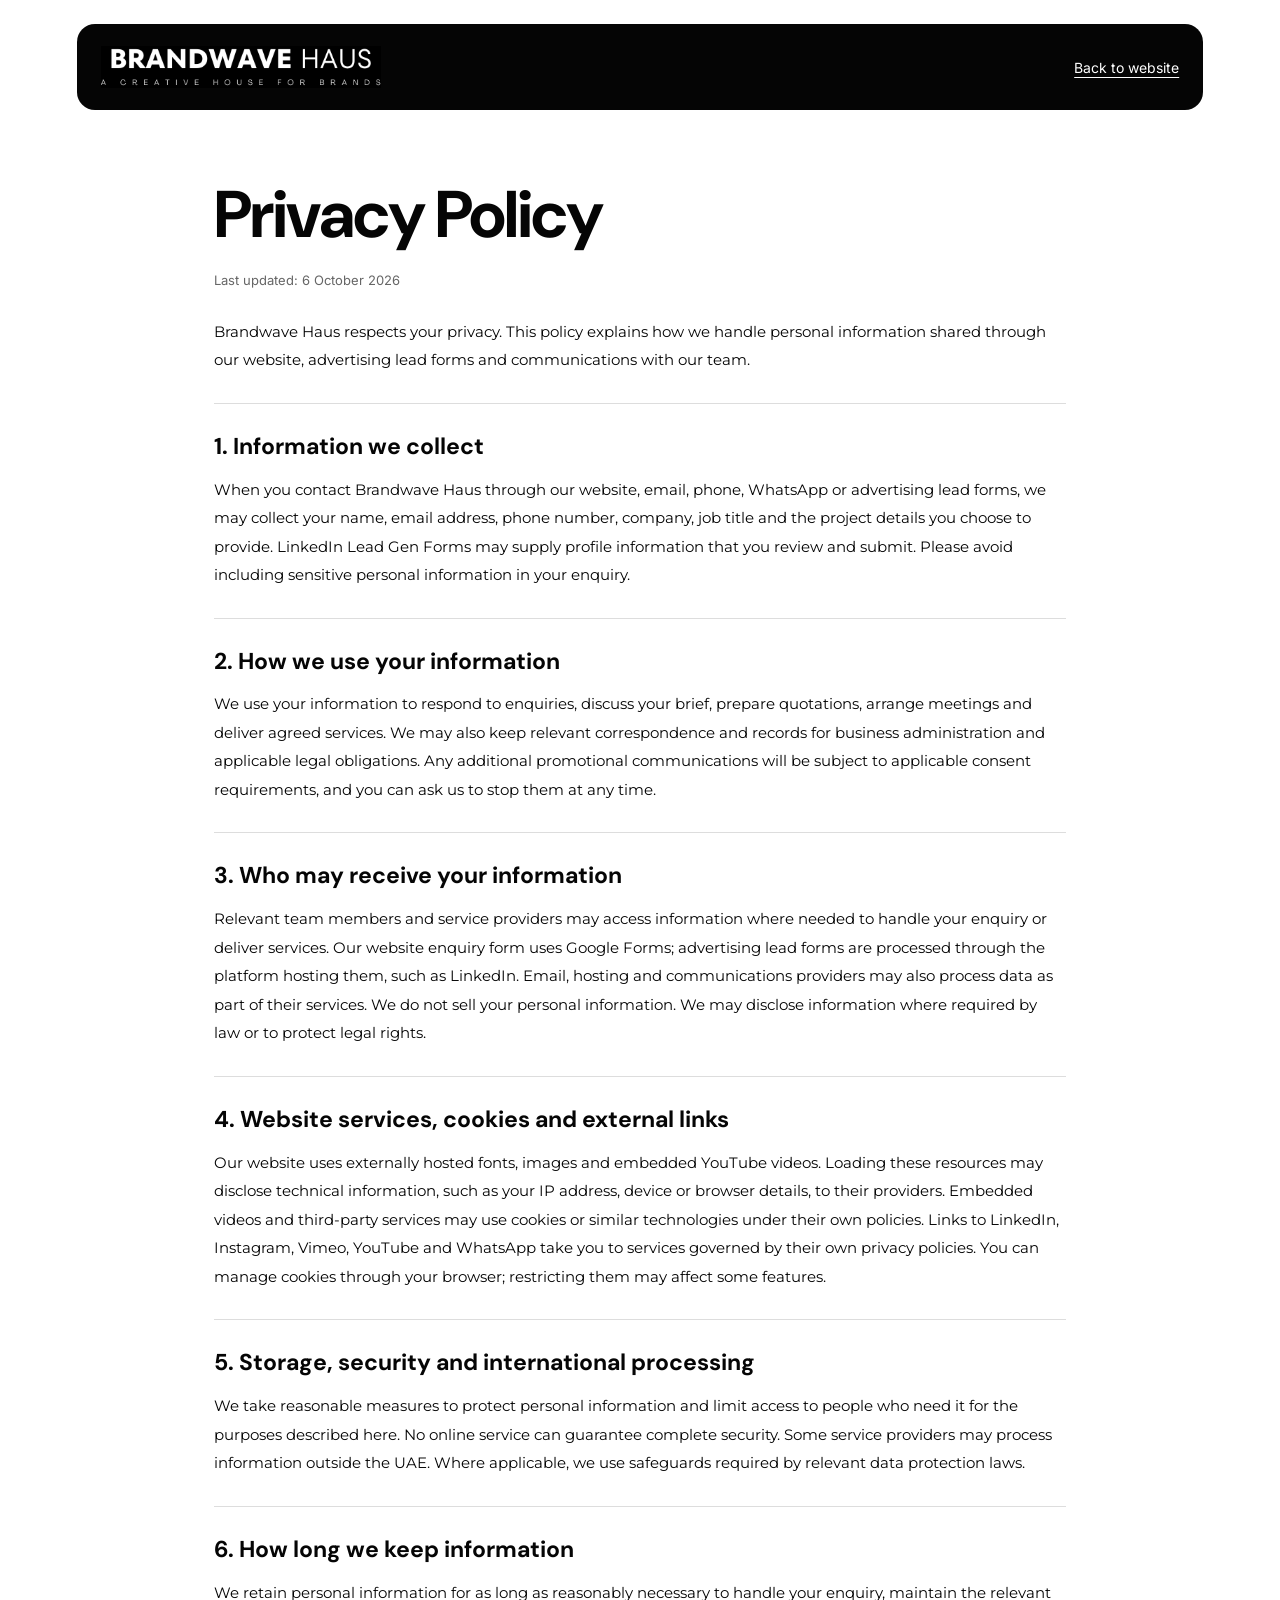
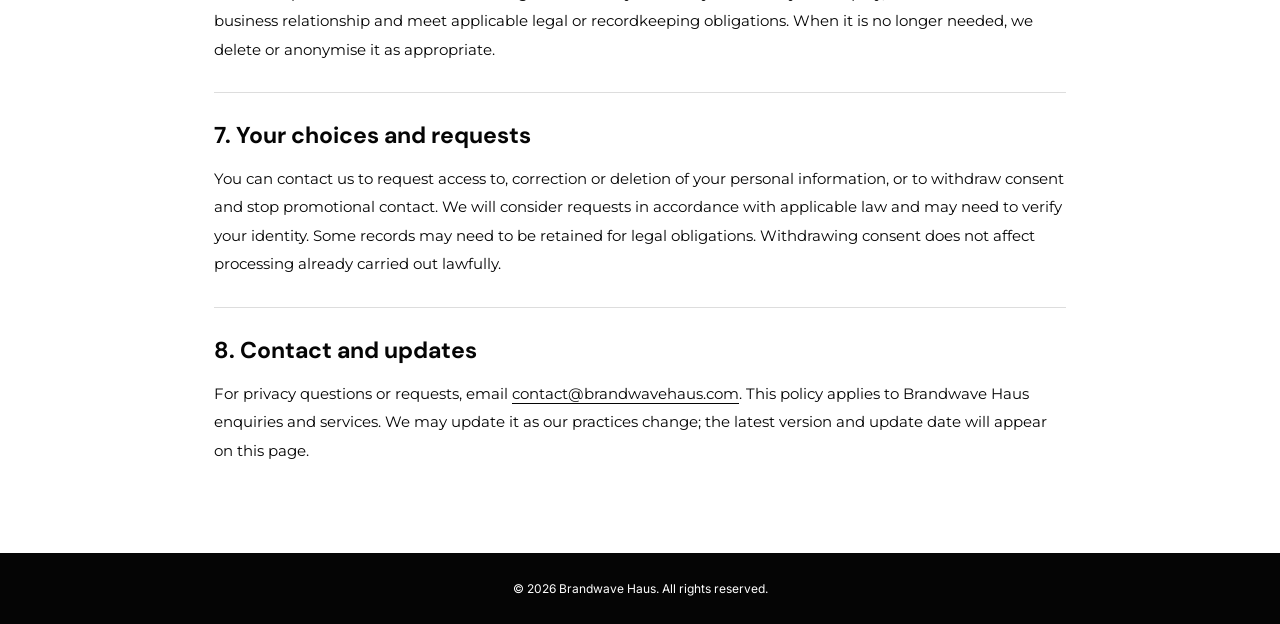
<file: privacy-policy/index.html>
<!DOCTYPE html><html lang="en"><head><meta charset="utf-8"><meta name="viewport" content="width=device-width,initial-scale=1"><meta name="description" content="How Brandwave Haus handles website enquiries and advertising lead form information."><meta name="referrer" content="strict-origin-when-cross-origin"><title>Privacy Policy | Brandwave Haus</title><link rel="canonical" href="https://www.brandwavehaus.com/privacy-policy/"><link href="https://fonts.googleapis.com/css2?family=DM+Sans:wght@400;500;700&family=Inter:wght@400;500&family=Montserrat:wght@400&display=swap" rel="stylesheet"><style>*{box-sizing:border-box}body{margin:0;background:#fff;color:#050505;font-family:Montserrat,Arial,sans-serif}header{padding:24px clamp(20px,6vw,100px)}.bar{display:flex;justify-content:space-between;align-items:center;gap:20px;background:#050505;color:white;border-radius:18px;padding:22px 24px}a{color:inherit;text-underline-offset:4px}a:focus-visible{outline:2px solid currentColor;outline-offset:5px}.brand{text-decoration:none;font-family:Inter,Arial,sans-serif;white-space:nowrap}.tag{display:block;font-size:9px;letter-spacing:1.4px;margin-top:7px}.back{font:400 14px Inter,Arial,sans-serif}main{max-width:900px;padding:45px 24px 70px;margin:auto}h1,h2{font-family:'DM Sans',Arial,sans-serif}h1{font-size:clamp(38px,7vw,66px);line-height:1.1;margin:0 0 20px;letter-spacing:-2px}h2{font-size:23px;line-height:1.3;margin:0 0 14px}p{font-size:15px;line-height:1.9;margin:0 0 18px}.date{font:400 13px Inter,Arial,sans-serif;color:#666;margin-bottom:30px}section{border-top:1px solid #ddd;padding-top:28px;margin-top:28px}footer{background:#050505;color:white;padding:28px 24px;text-align:center;font:400 12px Inter,Arial,sans-serif}@media(max-width:480px){.bar{padding:18px 16px;align-items:flex-start}.brand{font-size:14px}.tag{font-size:7px;letter-spacing:.6px}.back{font-size:12px;max-width:70px}main{padding-top:30px}h2{font-size:21px}}
/* Official supplied logo, preserving artwork and slogan placement. */
.logo-window{display:block;position:relative;width:280px;aspect-ratio:798 / 120;overflow:hidden;flex-shrink:0;background:#000}
.logo-window img{position:absolute;top:0;left:0;width:140.6015%;max-width:none;height:auto;transform:translate(-14.5276%,-42.6391%)}
@media(max-width:820px){.logo-window{width:230px}}
@media(max-width:380px){.logo-window{width:180px}}
</style></head><body><header><div class="bar"><a class="brand" href="/"><span class="logo-window"><img src="/brandwave-logo.png?v=20261006-bright-logo" alt="Brandwave Haus — A Creative House for Brands" width="1122" height="1114"></span></a><a class="back" href="/">Back to website</a></div></header><main><h1>Privacy Policy</h1><p class="date">Last updated: 6 October 2026</p><p>Brandwave Haus respects your privacy. This policy explains how we handle personal information shared through our website, advertising lead forms and communications with our team.</p><section><h2>1. Information we collect</h2><p>When you contact Brandwave Haus through our website, email, phone, WhatsApp or advertising lead forms, we may collect your name, email address, phone number, company, job title and the project details you choose to provide. LinkedIn Lead Gen Forms may supply profile information that you review and submit. Please avoid including sensitive personal information in your enquiry.</p></section>
<section><h2>2. How we use your information</h2><p>We use your information to respond to enquiries, discuss your brief, prepare quotations, arrange meetings and deliver agreed services. We may also keep relevant correspondence and records for business administration and applicable legal obligations. Any additional promotional communications will be subject to applicable consent requirements, and you can ask us to stop them at any time.</p></section>
<section><h2>3. Who may receive your information</h2><p>Relevant team members and service providers may access information where needed to handle your enquiry or deliver services. Our website enquiry form uses Google Forms; advertising lead forms are processed through the platform hosting them, such as LinkedIn. Email, hosting and communications providers may also process data as part of their services. We do not sell your personal information. We may disclose information where required by law or to protect legal rights.</p></section>
<section><h2>4. Website services, cookies and external links</h2><p>Our website uses externally hosted fonts, images and embedded YouTube videos. Loading these resources may disclose technical information, such as your IP address, device or browser details, to their providers. Embedded videos and third-party services may use cookies or similar technologies under their own policies. Links to LinkedIn, Instagram, Vimeo, YouTube and WhatsApp take you to services governed by their own privacy policies. You can manage cookies through your browser; restricting them may affect some features.</p></section>
<section><h2>5. Storage, security and international processing</h2><p>We take reasonable measures to protect personal information and limit access to people who need it for the purposes described here. No online service can guarantee complete security. Some service providers may process information outside the UAE. Where applicable, we use safeguards required by relevant data protection laws.</p></section>
<section><h2>6. How long we keep information</h2><p>We retain personal information for as long as reasonably necessary to handle your enquiry, maintain the relevant business relationship and meet applicable legal or recordkeeping obligations. When it is no longer needed, we delete or anonymise it as appropriate.</p></section>
<section><h2>7. Your choices and requests</h2><p>You can contact us to request access to, correction or deletion of your personal information, or to withdraw consent and stop promotional contact. We will consider requests in accordance with applicable law and may need to verify your identity. Some records may need to be retained for legal obligations. Withdrawing consent does not affect processing already carried out lawfully.</p></section>
<section><h2>8. Contact and updates</h2><p>For privacy questions or requests, email <a href="mailto:contact@brandwavehaus.com">contact@brandwavehaus.com</a>. This policy applies to Brandwave Haus enquiries and services. We may update it as our practices change; the latest version and update date will appear on this page.</p></section></main><footer>© 2026 Brandwave Haus. All rights reserved.</footer></body></html>
</file>
